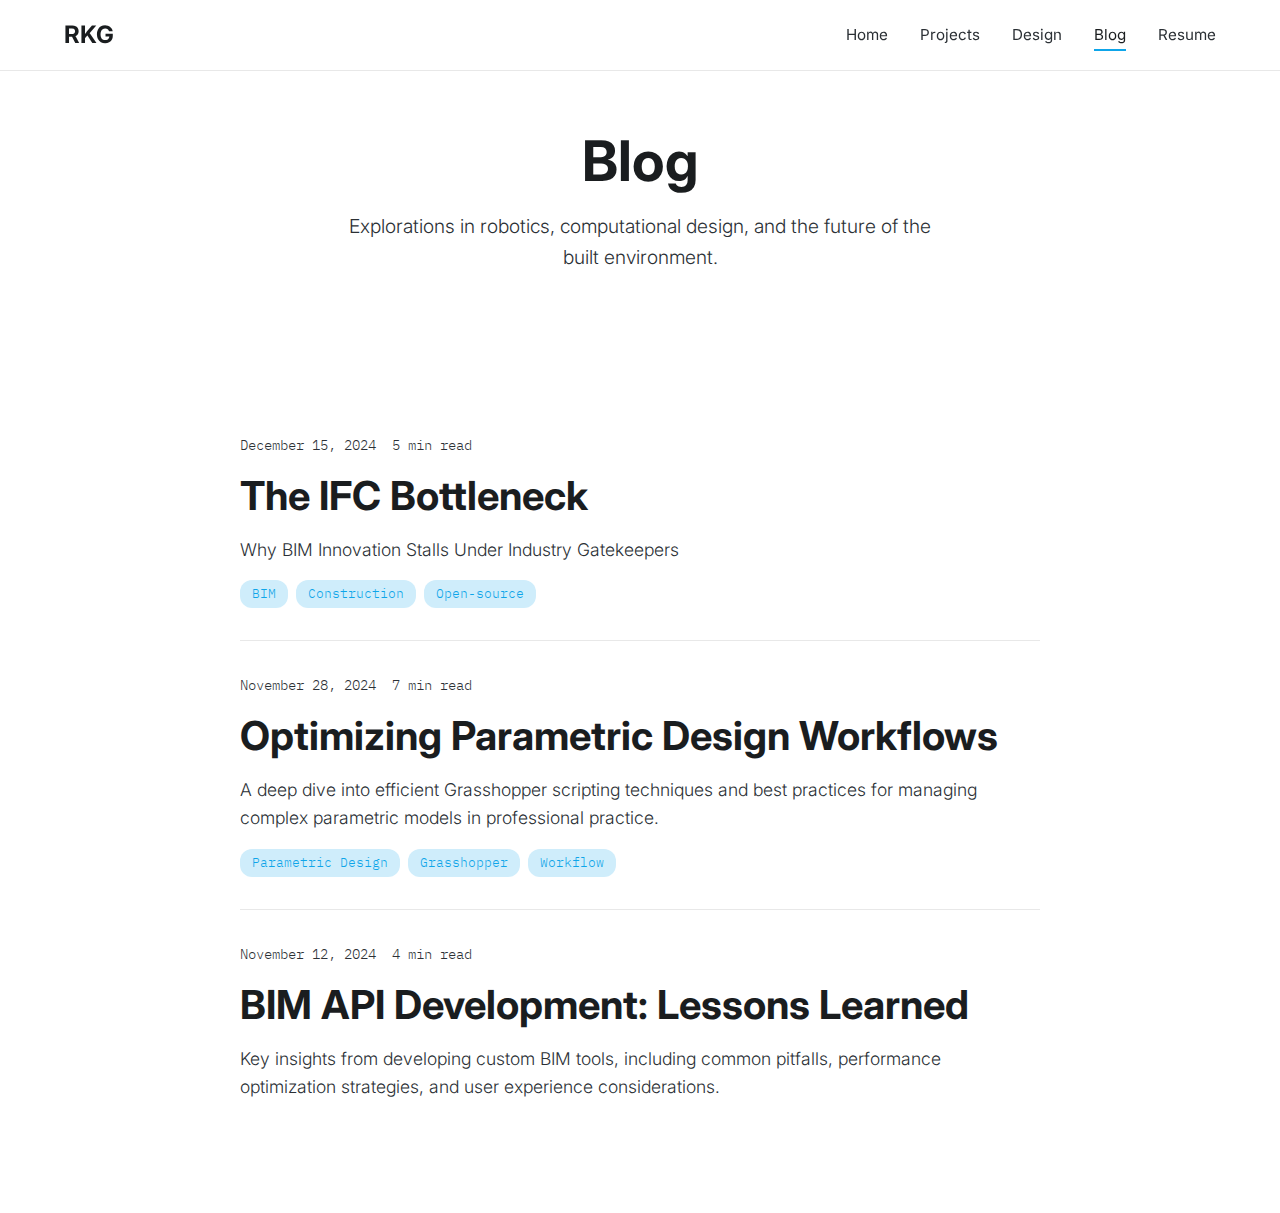
<file: blog.html>
<!DOCTYPE html>
<html lang="en">
<head>
    <meta charset="UTF-8">
    <meta name="viewport" content="width=device-width, initial-scale=1.0">
    <title>Blog — Vrinda Agarwal</title>
    <meta name="description" content="Thoughts on robotics, BIM development, parametric design, and computational architecture.">
    
    <!-- Fonts -->
    <link rel="preconnect" href="https://fonts.googleapis.com">
    <link rel="preconnect" href="https://fonts.gstatic.com" crossorigin>
    <link href="https://fonts.googleapis.com/css2?family=Inter:wght@300;400;700&family=IBM+Plex+Mono:wght@300&display=swap" rel="stylesheet">
    
    <!-- Styles -->
    <link rel="stylesheet" href="css/reset.css">
    <link rel="stylesheet" href="css/style.css">
    <link rel="stylesheet" href="css/responsive.css">
</head>
<body>
    <!-- Navigation -->
    <nav class="nav-sticky">
        <div class="nav-container">
            <a href="index.html" class="nav-logo">RKG</a>
            <div class="nav-links">
                <a href="index.html" class="nav-link">Home</a>
                <a href="projects.html" class="nav-link">Projects</a>
                <a href="design.html" class="nav-link">Design</a>
                <a href="blog.html" class="nav-link active">Blog</a>
                <a href="resume.html" class="nav-link">Resume</a>
            </div>
            <button class="nav-toggle" aria-label="Toggle navigation">
                <span class="hamburger-line"></span>
                <span class="hamburger-line"></span>
                <span class="hamburger-line"></span>
            </button>
        </div>
    </nav>

    <!-- Page Header -->
    <section class="page-header">
        <div class="container">
            <h1 class="page-title">Blog</h1>
            <p class="page-subtitle">Explorations in robotics, computational design, and the future of the built environment.</p>
        </div>
    </section>

    <!-- Blog Posts List -->
    <section class="blog-main">
        <div class="container">
            <div class="blog-grid">
                <!-- Blog Post 1 -->
                <article class="blog-post-card">
                    <div class="blog-post-meta">
                        <time class="blog-date">December 15, 2024</time>
                        <span class="blog-read-time">5 min read</span>
                    </div>
                    <h2 class="blog-post-title">
                        <a href="posts/ifc-bottleneck-blog.html">The IFC Bottleneck</a>
                    </h2>
                    <p class="blog-post-excerpt">
                        Why BIM Innovation Stalls Under Industry Gatekeepers
                    </p>
                    <div class="blog-post-tags">
                        <span class="blog-tag">BIM</span>
                        <span class="blog-tag">Construction</span>
                        <span class="blog-tag">Open-source</span>
                    </div>
                </article>

                <!-- Blog Post 2 -->
                <article class="blog-post-card">
                    <div class="blog-post-meta">
                        <time class="blog-date">November 28, 2024</time>
                        <span class="blog-read-time">7 min read</span>
                    </div>
                    <h2 class="blog-post-title">
                        <a href="blog/parametric-design-workflows.html">Optimizing Parametric Design Workflows</a>
                    </h2>
                    <p class="blog-post-excerpt">
                        A deep dive into efficient Grasshopper scripting techniques and best practices for managing complex parametric models in professional practice.
                    </p>
                    <div class="blog-post-tags">
                        <span class="blog-tag">Parametric Design</span>
                        <span class="blog-tag">Grasshopper</span>
                        <span class="blog-tag">Workflow</span>
                    </div>
                </article>

                <!-- Blog Post 3 -->
                <article class="blog-post-card">
                    <div class="blog-post-meta">
                        <time class="blog-date">November 12, 2024</time>
                        <span class="blog-read-time">4 min read</span>
                    </div>
                    <h2 class="blog-post-title">
                        <a href="blog/bim-api-development-tips.html">BIM API Development: Lessons Learned</a>
                    </h2>
                    <p class="blog-post-excerpt">
                        Key insights from developing custom BIM tools, including common pitfalls, performance optimization strategies, and user experience considerations.
                    </p>
                    <div class="blog-post-tags
</file>
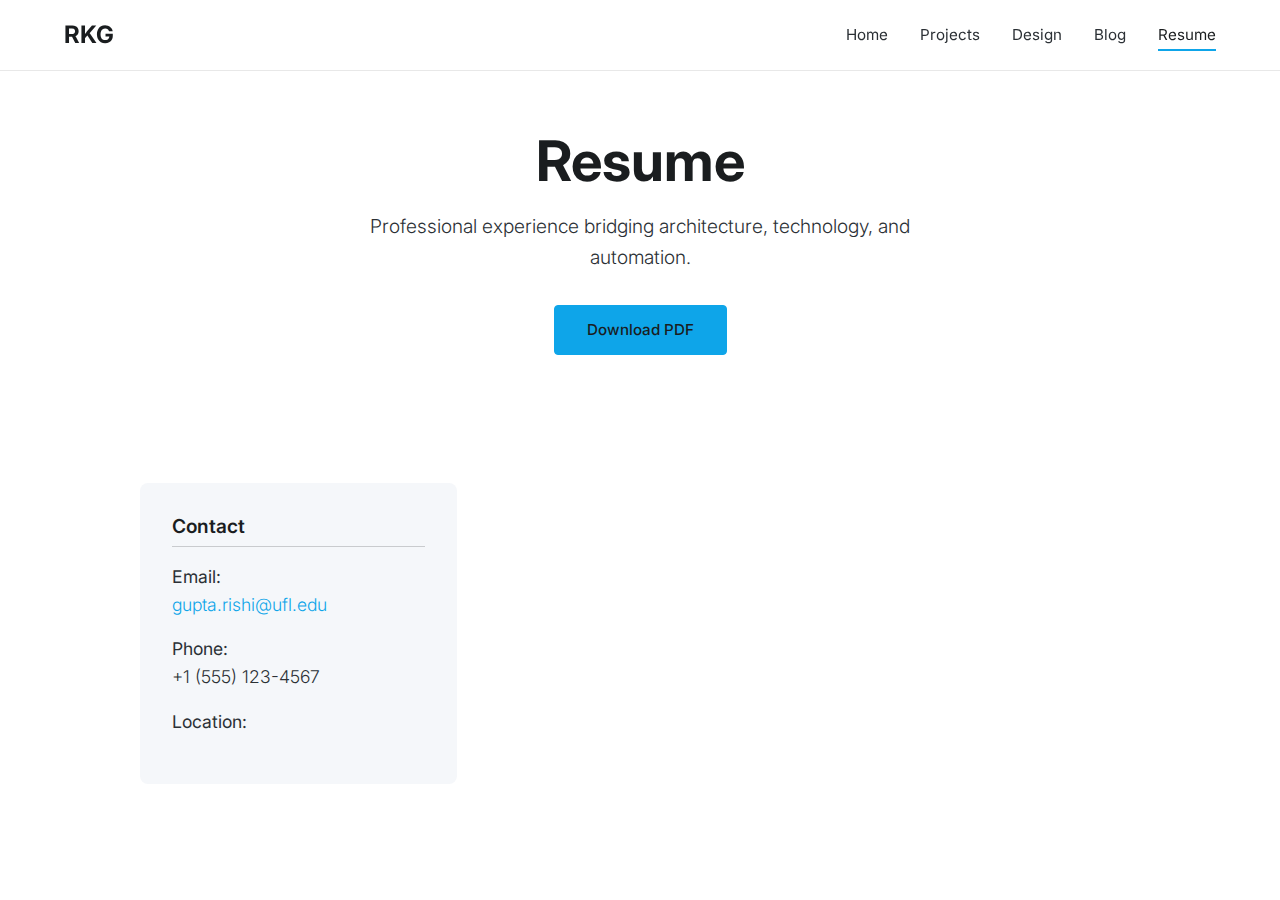
<file: resume.html>
<!DOCTYPE html>
<html lang="en">
<head>
    <meta charset="UTF-8">
    <meta name="viewport" content="width=device-width, initial-scale=1.0">
    <title>Resume — Vrinda Agarwal</title>
    <meta name="description" content="Professional experience and qualifications of Vrinda Agarwal, Robotics & BIM Developer.">
    
    <!-- Fonts -->
    <link rel="preconnect" href="https://fonts.googleapis.com">
    <link rel="preconnect" href="https://fonts.gstatic.com" crossorigin>
    <link href="https://fonts.googleapis.com/css2?family=Inter:wght@300;400;700&family=IBM+Plex+Mono:wght@300&display=swap" rel="stylesheet">
    
    <!-- Styles -->
    <link rel="stylesheet" href="css/reset.css">
    <link rel="stylesheet" href="css/style.css">
    <link rel="stylesheet" href="css/responsive.css">
</head>
<body>
    <!-- Navigation -->
    <nav class="nav-sticky">
        <div class="nav-container">
            <a href="index.html" class="nav-logo">RKG</a>
            <div class="nav-links">
                <a href="index.html" class="nav-link">Home</a>
                <a href="projects.html" class="nav-link">Projects</a>
                <a href="design.html" class="nav-link">Design</a>
                <a href="blog.html" class="nav-link">Blog</a>
                <a href="resume.html" class="nav-link active">Resume</a>
            </div>
            <button class="nav-toggle" aria-label="Toggle navigation">
                <span class="hamburger-line"></span>
                <span class="hamburger-line"></span>
                <span class="hamburger-line"></span>
            </button>
        </div>
    </nav>

    <!-- Page Header -->
    <section class="page-header">
        <div class="container">
            <h1 class="page-title">Resume</h1>
            <p class="page-subtitle">Professional experience bridging architecture, technology, and automation.</p>
            <div class="download-resume">
                <a href="assets/vrinda-agarwal-resume.pdf" class="btn-primary" download>Download PDF</a>
            </div>
        </div>
    </section>

    <!-- Resume Content -->
    <section class="resume-main">
        <div class="container">
            <div class="resume-layout">
                <!-- Sidebar -->
                <div class="resume-sidebar">
                    <!-- Contact Information -->
                    <div class="resume-section">
                        <h3 class="resume-section-title">Contact</h3>
                        <div class="contact-info">
                            <p><strong>Email:</strong><br>
                            <a href="mailto:gupta.rishi@ufl.edu">gupta.rishi@ufl.edu</a></p>
                            
                            <p><strong>Phone:</strong><br>
                            +1 (555) 123-4567</p>
                            
                            <p><strong>Location:</strong>
</file>
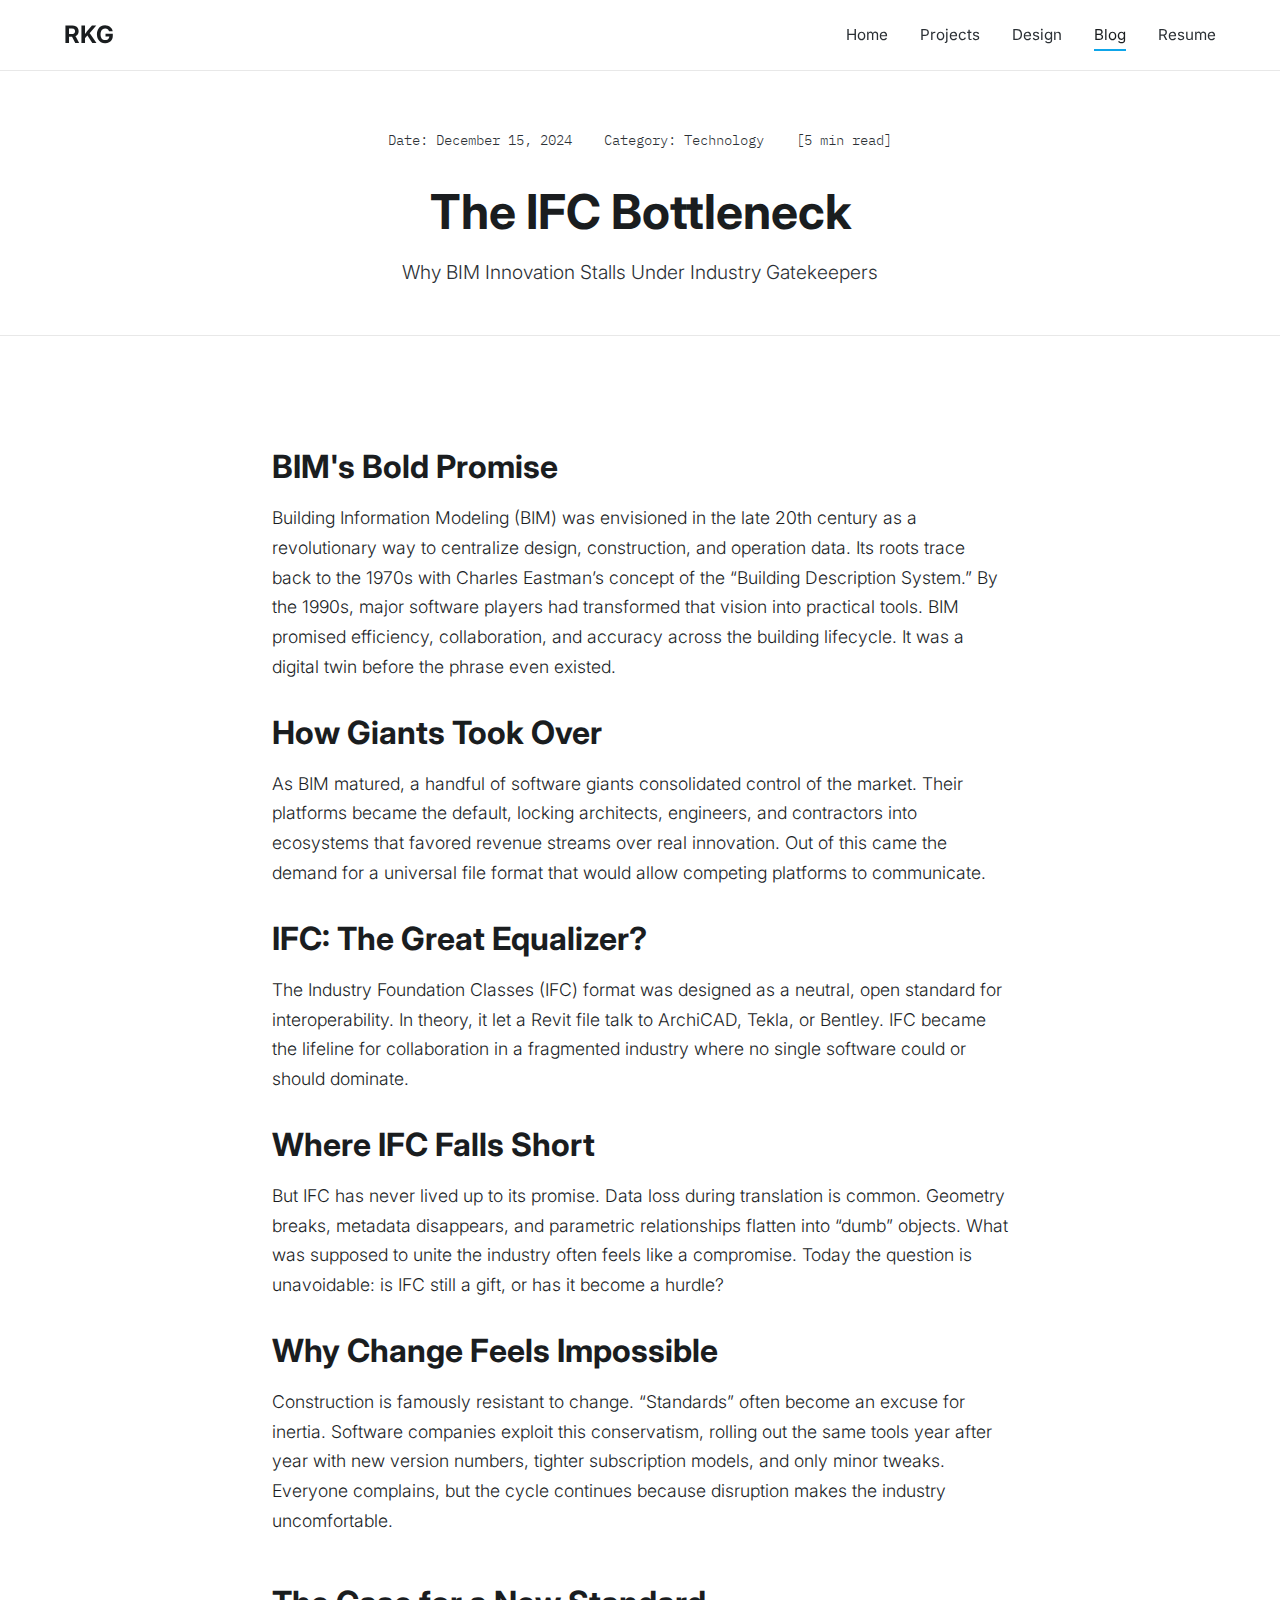
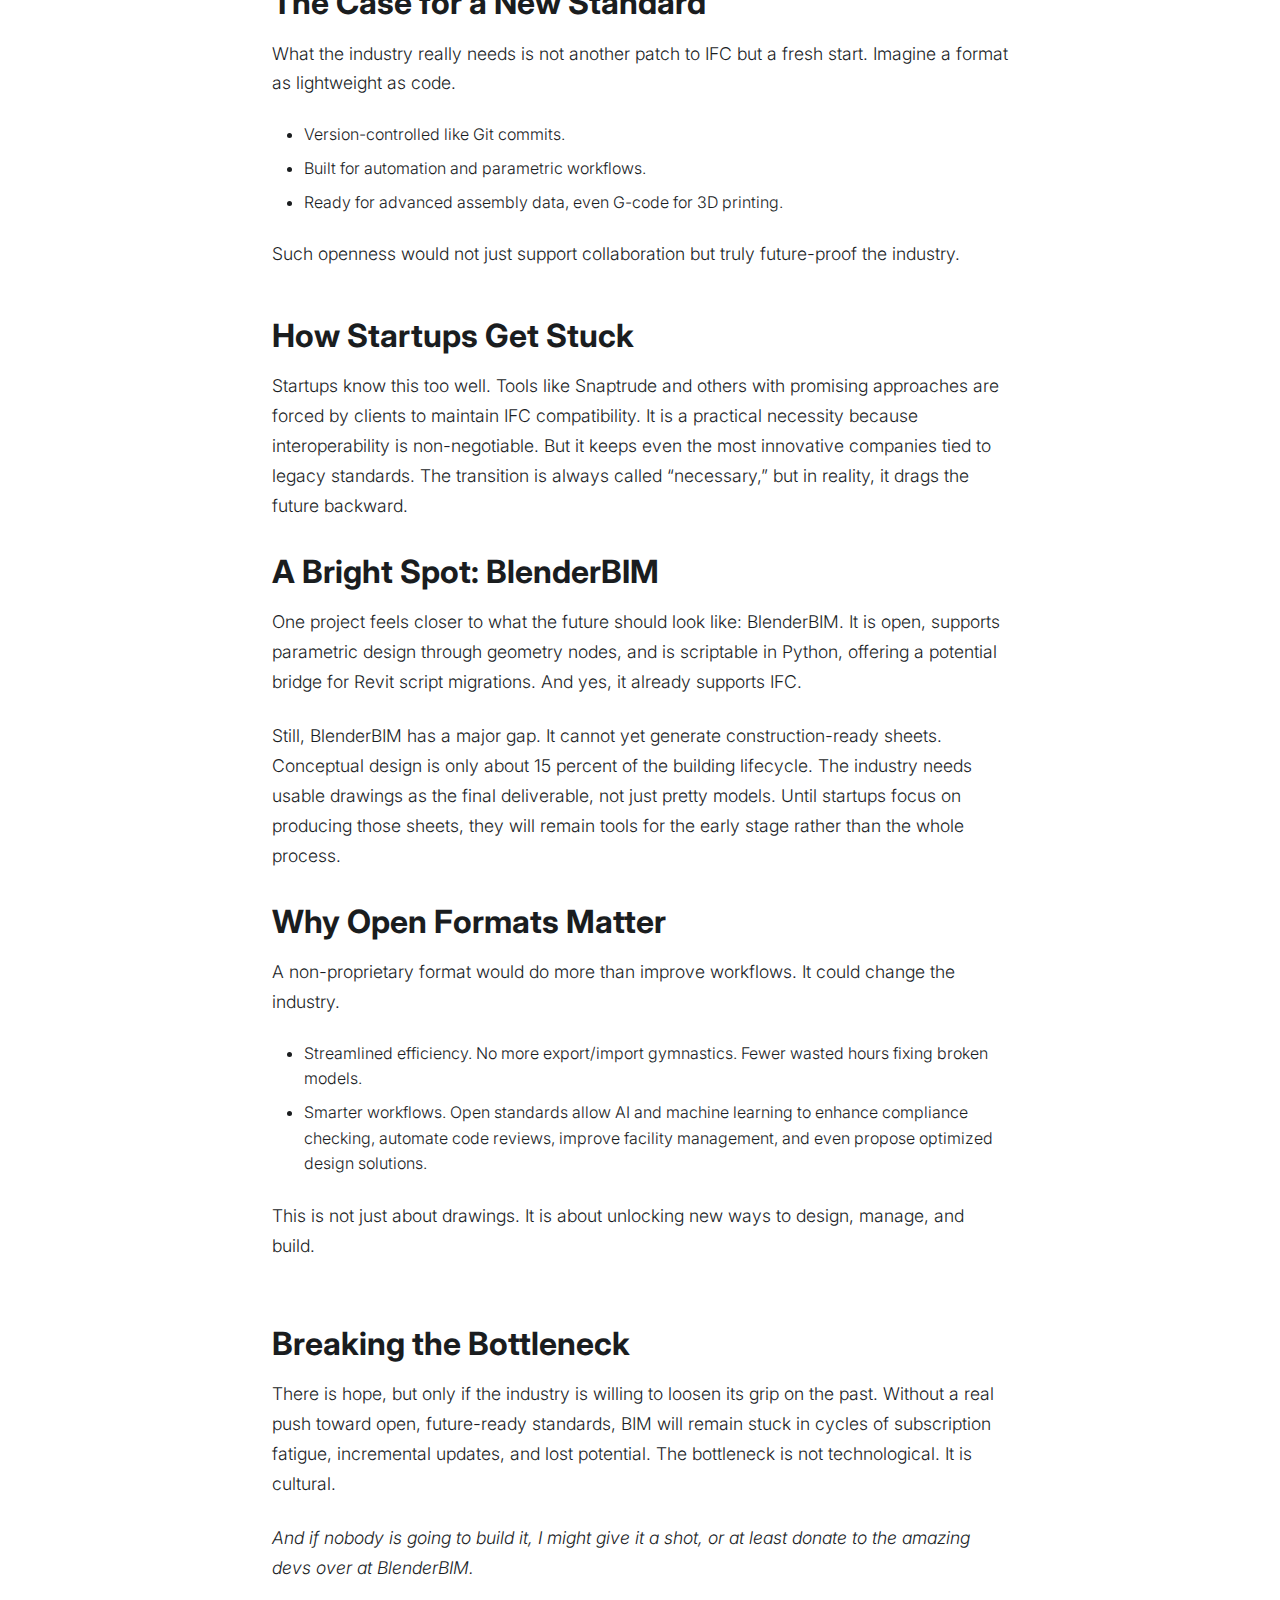
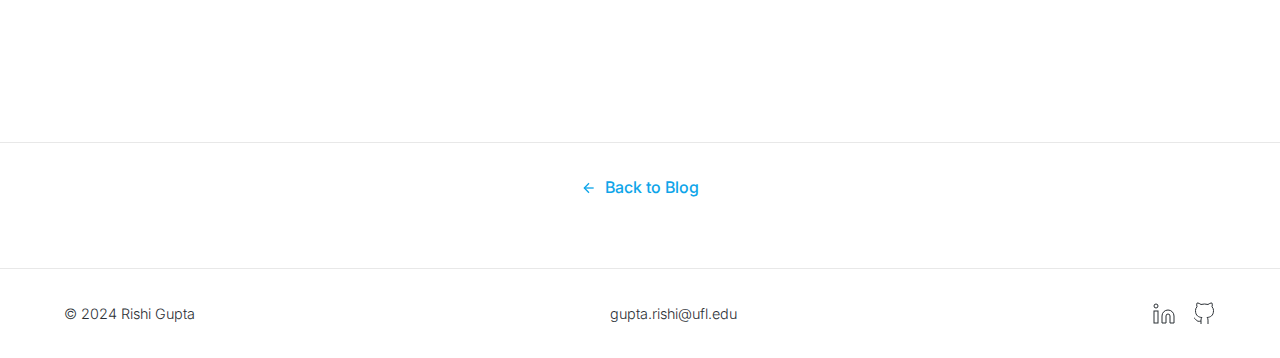
<file: posts/ifc-bottleneck-blog.html>
<!DOCTYPE html>

<html lang="en">
<head>
<meta charset="utf-8"/>
<meta content="width=device-width, initial-scale=1.0" name="viewport"/>
<title>[Post Title] — Rishi Gupta</title>
<meta content="[Post description]" name="description"/>
<!-- Fonts -->
<link href="https://fonts.googleapis.com" rel="preconnect"/>
<link crossorigin="" href="https://fonts.gstatic.com" rel="preconnect"/>
<link href="https://fonts.googleapis.com/css2?family=Inter:wght@300;400;700&amp;family=IBM+Plex+Mono:wght@300&amp;display=swap" rel="stylesheet"/>
<!-- Styles -->
<link href="../css/reset.css" rel="stylesheet"/>
<link href="../css/style.css" rel="stylesheet"/>
<link href="../css/responsive.css" rel="stylesheet"/>
</head>
<body>
<!-- Navigation -->
<nav class="nav-sticky">
<div class="nav-container">
<a class="nav-logo" href="../index.html">RKG</a>
<div class="nav-links">
<a class="nav-link" href="../index.html">Home</a>
<a class="nav-link" href="../projects.html">Projects</a>
<a class="nav-link" href="../design.html">Design</a>
<a class="nav-link active" href="../blog.html">Blog</a>
<a class="nav-link" href="../resume.html">Resume</a>
</div>
<button aria-label="Toggle navigation" class="nav-toggle">
<span class="hamburger-line"></span>
<span class="hamburger-line"></span>
<span class="hamburger-line"></span>
</button>
</div>
</nav>
<!-- Post Header -->
<header class="post-header">
<div class="post-container">
<div class="post-meta">
<span class="post-date">Date: December 15, 2024</span>
<span class="post-category">Category: Technology</span>
<span class="post-read-time">[5 min read]</span>
</div>
<h1 class="post-title">The IFC Bottleneck</h1>
<p class="post-subtitle">Why BIM Innovation Stalls Under Industry Gatekeepers</p>
</div>
</header>
<!-- Post Content -->
<main class="post-content">
<div class="post-container">
<h2>BIM's Bold Promise</h2>
<p>Building Information Modeling (BIM) was envisioned in the late 20th century as a revolutionary way to centralize design, construction, and operation data. Its roots trace back to the 1970s with Charles Eastman’s concept of the “Building Description System.” By the 1990s, major software players had transformed that vision into practical tools. BIM promised efficiency, collaboration, and accuracy across the building lifecycle. It was a digital twin before the phrase even existed.</p>
<h2>How Giants Took Over</h2>
<p>As BIM matured, a handful of software giants consolidated control of the market. Their platforms became the default, locking architects, engineers, and contractors into ecosystems that favored revenue streams over real innovation. Out of this came the demand for a universal file format that would allow competing platforms to communicate.</p>
<h2>IFC: The Great Equalizer?</h2>
<p>The Industry Foundation Classes (IFC) format was designed as a neutral, open standard for interoperability. In theory, it let a Revit file talk to ArchiCAD, Tekla, or Bentley. IFC became the lifeline for collaboration in a fragmented industry where no single software could or should dominate.</p>
<h2>Where IFC Falls Short</h2>
<p>But IFC has never lived up to its promise. Data loss during translation is common. Geometry breaks, metadata disappears, and parametric relationships flatten into “dumb” objects. What was supposed to unite the industry often feels like a compromise. Today the question is unavoidable: is IFC still a gift, or has it become a hurdle?</p>
<h2>Why Change Feels Impossible</h2>
<p>Construction is famously resistant to change. “Standards” often become an excuse for inertia. Software companies exploit this conservatism, rolling out the same tools year after year with new version numbers, tighter subscription models, and only minor tweaks. Everyone complains, but the cycle continues because disruption makes the industry uncomfortable.</p>
<div class="post-section-margin">
<h2>The Case for a New Standard</h2>
<p>What the industry really needs is not another patch to IFC but a fresh start. Imagine a format as lightweight as code.</p>
<ul>
<li>Version-controlled like Git commits.</li>
<li>Built for automation and parametric workflows.</li>
<li>Ready for advanced assembly data, even G-code for 3D printing.</li>
</ul>
<p>Such openness would not just support collaboration but truly future-proof the industry.</p>
</div>
<h2>How Startups Get Stuck</h2>
<p>Startups know this too well. Tools like Snaptrude and others with promising approaches are forced by clients to maintain IFC compatibility. It is a practical necessity because interoperability is non-negotiable. But it keeps even the most innovative companies tied to legacy standards. The transition is always called “necessary,” but in reality, it drags the future backward.</p>
<h2>A Bright Spot: BlenderBIM</h2>
<p>One project feels closer to what the future should look like: BlenderBIM. It is open, supports parametric design through geometry nodes, and is scriptable in Python, offering a potential bridge for Revit script migrations. And yes, it already supports IFC.</p>
<p>Still, BlenderBIM has a major gap. It cannot yet generate construction-ready sheets. Conceptual design is only about 15 percent of the building lifecycle. The industry needs usable drawings as the final deliverable, not just pretty models. Until startups focus on producing those sheets, they will remain tools for the early stage rather than the whole process.</p>
<h2>Why Open Formats Matter</h2>
<p>A non-proprietary format would do more than improve workflows. It could change the industry.</p>
<ul>
<li>Streamlined efficiency. No more export/import gymnastics. Fewer wasted hours fixing broken models.</li>
<li>Smarter workflows. Open standards allow AI and machine learning to enhance compliance checking, automate code reviews, improve facility management, and even propose optimized design solutions.</li>
</ul>
<p>This is not just about drawings. It is about unlocking new ways to design, manage, and build.</p>
<div class="post-large-margin">
<h2>Breaking the Bottleneck</h2>
<p>There is hope, but only if the industry is willing to loosen its grip on the past. Without a real push toward open, future-ready standards, BIM will remain stuck in cycles of subscription fatigue, incremental updates, and lost potential. The bottleneck is not technological. It is cultural.</p>
<p><em>And if nobody is going to build it, I might give it a shot, or at least donate to the amazing devs over at BlenderBIM.</em></p>
</div>
</div>
</main>
<!-- Back to Blog -->
<div class="back-to-blog">
<div class="post-container">
<a href="../blog.html">
<svg fill="none" height="16" stroke="currentColor" stroke-width="2" viewbox="0 0 24 24" width="16">
<path d="M19 12H5"></path>
<path d="M12 19l-7-7 7-7"></path>
</svg>
                Back to Blog
            </a>
</div>
</div>
<!-- Footer -->
<footer class="footer">
<div class="container">
<div class="footer-content">
<p class="footer-copyright">© 2024 Rishi Gupta</p>
<div class="footer-contact">
<a class="footer-email" href="mailto:gupta.rishi@ufl.edu">gupta.rishi@ufl.edu</a>
</div>
<div class="footer-social">
<a aria-label="LinkedIn" class="social-link" href="https://www.linkedin.com/in/ar-rishi-gupta/">
<svg fill="none" stroke="currentColor" stroke-width="1" viewbox="0 0 24 24">
<path d="M16 8a6 6 0 0 1 6 6v7h-4v-7a2 2 0 0 0-2-2 2 2 0 0 0-2 2v7h-4v-7a6 6 0 0 1 6-6z"></path>
<rect height="12" width="4" x="2" y="9"></rect>
<circle cx="4" cy="4" r="2"></circle>
</svg>
</a>
<a aria-label="GitHub" class="social-link" href="https://github.com/Rishi-rkg">
<svg fill="none" stroke="currentColor" stroke-width="1" viewbox="0 0 24 24">
<path d="M9 19c-5 1.5-5-2.5-7-3m14 6v-3.87a3.37 3.37 0 0 0-.94-2.61c3.14-.35 6.44-1.54 6.44-7A5.44 5.44 0 0 0 20 4.77 5.07 5.07 0 0 0 19.91 1S18.73.65 16 2.48a13.38 13.38 0 0 0-7 0C6.27.65 5.09 1 5.09 1A5.07 5.07 0 0 0 5 4.77a5.44 5.44 0 0 0-1.5 3.78c0 5.42 3.3 6.61 6.44 7A3.37 3.37 0 0 0 9 18.13V22"></path>
</svg>
</a>
</div>
</div>
</div>
</footer>
<!-- Scripts -->
<script src="../js/main.js"></script>
<script src="../js/animations.js"></script>
</body>
</html>
</file>
<file: css/style.css>
/* ==========================================================================
   CSS Variables & Base Styles
   ========================================================================== */

:root {
    /* Colors */
    --color-bg-primary: #FFFFFF;
    --color-bg-secondary: #F5F7FA;
    --color-text-primary: #1A1D1F;
    --color-text-secondary: #2B3035;
    --color-accent-blue: #0EA5E9;
    --color-accent-green: #16A34A;
    
    /* Typography */
    --font-primary: 'Inter', -apple-system, BlinkMacSystemFont, sans-serif;
    --font-mono: 'IBM Plex Mono', 'Courier New', monospace;
    
    /* Spacing */
    --container-max-width: 1200px;
    --section-padding: 4rem 0;
    --grid-gap: 2rem;
    
    /* Transitions */
    --transition-fast: 0.2s ease;
    --transition-medium: 0.3s ease;
    --transition-slow: 0.5s ease;
    
    /* Shadows */
    --shadow-subtle: 0 2px 8px rgba(0, 0, 0, 0.1);
    --shadow-hover: 0 4px 16px rgba(0, 0, 0, 0.15);
    --glow-blue: 0 0 8px rgba(14, 165, 233, 0.5);
}

* {
    margin: 0;
    padding: 0;
    box-sizing: border-box;
}

html {
    scroll-behavior: smooth;
    font-size: 16px;
}

body {
    font-family: var(--font-primary);
    background-color: var(--color-bg-primary);
    color: var(--color-text-primary);
    line-height: 1.6;
    font-weight: 300;
    overflow-x: hidden;
}

/* ==========================================================================
   Typography
   ========================================================================== */

h1, h2, h3, h4, h5, h6 {
    font-weight: 700;
    line-height: 1.2;
    margin-bottom: 1rem;
}

h1 { font-size: clamp(2rem, 5vw, 3.5rem); }
h2 { font-size: clamp(1.5rem, 4vw, 2.5rem); }
h3 { font-size: clamp(1.2rem, 3vw, 1.8rem); }

p {
    margin-bottom: 1rem;
    font-size: clamp(1rem, 2vw, 1.1rem);
}

a {
    color: var(--color-text-primary);
    text-decoration: none;
    transition: all var(--transition-fast);
}

a:hover {
    color: var(--color-accent-blue);
}

/* ==========================================================================
   Layout Components
   ========================================================================== */

.container {
    max-width: var(--container-max-width);
    margin: 0 auto;
    padding: 0 1.5rem;
}

.section-title {
    text-align: center;
    margin-bottom: 3rem;
    color: var(--color-text-primary);
    font-weight: 700;
}

/* ==========================================================================
   Navigation
   ========================================================================== */

.nav-sticky {
    position: fixed;
    top: 0;
    left: 0;
    width: 100%;
    background-color: rgba(255, 255, 255, 0.95);
    backdrop-filter: blur(10px);
    z-index: 1000;
    border-bottom: 1px solid rgba(26, 29, 31, 0.1);
}

.nav-container {
    max-width: var(--container-max-width);
    margin: 0 auto;
    padding: 1rem 1.5rem;
    display: flex;
    justify-content: space-between;
    align-items: center;
}

.nav-logo {
    font-size: 1.5rem;
    font-weight: 700;
    color: var(--color-text-primary);
}

.nav-links {
    display: flex;
    gap: 2rem;
    align-items: center;
}

.nav-link {
    font-size: 0.95rem;
    font-weight: 400;
    color: var(--color-text-secondary);
    position: relative;
    transition: color var(--transition-fast);
}

.nav-link:hover,
.nav-link.active {
    color: var(--color-text-primary);
}

.nav-link::after {
    content: '';
    position: absolute;
    bottom: -4px;
    left: 0;
    width: 0;
    height: 2px;
    background-color: var(--color-accent-blue);
    transition: width var(--transition-medium);
}

.nav-link:hover::after,
.nav-link.active::after {
    width: 100%;
}

.nav-toggle {
    display: none;
    background: none;
    border: none;
    flex-direction: column;
    cursor: pointer;
    gap: 4px;
}

.hamburger-line {
    width: 24px;
    height: 2px;
    background-color: var(--color-text-primary);
    transition: all var(--transition-fast);
}

/* ==========================================================================
   Hero Section
   ========================================================================== */

.hero {
    min-height: 100vh;
    display: flex;
    align-items: center;
    position: relative;
    overflow: hidden;
}

.hero-container {
    width: 100%;
    max-width: var(--container-max-width);
    margin: 0 auto;
    padding: 0 1.5rem;
    position: relative;
    z-index: 2;
}

.hero-content {
    text-align: center;
    animation: fadeInUp 1s ease-out;
}

.hero-title {
    margin-bottom: 1.5rem;
}

.hero-name {
    display: block;
    font-size: clamp(2.5rem, 6vw, 4rem);
    font-weight: 700;
    color: var(--color-text-primary);
    margin-bottom: 0.5rem;
}

.hero-tagline {
    display: block;
    font-size: clamp(1.2rem, 3vw, 1.8rem);
    font-weight: 300;
    color: var(--color-accent-blue);
}

.hero-subtitle {
    font-size: clamp(1rem, 2.5vw, 1.2rem);
    color: var(--color-text-secondary);
    max-width: 600px;
    margin: 0 auto;
    line-height: 1.5;
}

.hero-background {
    position: absolute;
    top: 0;
    left: 0;
    width: 100%;
    height: 100%;
    background: 
        radial-gradient(circle at 20% 80%, rgba(14, 165, 233, 0.1) 0%, transparent 50%),
        radial-gradient(circle at 80% 20%, rgba(22, 163, 74, 0.1) 0%, transparent 50%);
    z-index: 1;
}

/* ==========================================================================
   Featured Projects
   ========================================================================== */

.featured-projects {
    padding: var(--section-padding);
}

.projects-grid {
    display: grid;
    grid-template-columns: repeat(auto-fit, minmax(300px, 1fr));
    gap: var(--grid-gap);
    margin-bottom: 3rem;
}

.project-card {
    background-color: var(--color-bg-secondary);
    border-radius: 8px;
    overflow: hidden;
    box-shadow: var(--shadow-subtle);
    transition: all var(--transition-medium);
    cursor: pointer;
}

.project-card:hover {
    transform: translateY(-4px);
    box-shadow: var(--shadow-hover);
}

.project-image {
    width: 100%;
    height: 200px;
    overflow: hidden;
    position: relative;
}

.project-image img {
    width: 100%;
    height: 100%;
    object-fit: cover;
    filter: grayscale(100%);
    transition: filter var(--transition-medium);
}

.project-card:hover .project-image img {
    filter: grayscale(0%);
}

.project-info {
    padding: 1.5rem;
}

.project-title {
    font-size: 1.2rem;
    font-weight: 600;
    margin-bottom: 0.5rem;
    color: var(--color-text-primary);
}

.project-tag {
    font-size: 0.9rem;
    font-family: var(--font-mono);
    color: var(--color-text-secondary);
    margin: 0;
}

.featured-cta {
    text-align: center;
}

/* ==========================================================================
   Quick Links
   ========================================================================== */

.quick-links {
    padding: var(--section-padding);
    background-color: var(--color-bg-secondary);
}

.links-grid {
    display: grid;
    grid-template-columns: repeat(auto-fit, minmax(200px, 1fr));
    gap: var(--grid-gap);
    max-width: 600px;
    margin: 0 auto;
}

.quick-link {
    display: flex;
    flex-direction: column;
    align-items: center;
    padding: 2rem;
    background-color: var(--color-bg-primary);
    border-radius: 8px;
    border: 1px solid rgba(26, 29, 31, 0.1);
    transition: all var(--transition-medium);
    text-align: center;
}

.quick-link:hover {
    border-color: var(--color-accent-blue);
    box-shadow: var(--glow-blue);
    transform: translateY(-2px);
}

.quick-link-icon {
    width: 48px;
    height: 48px;
    margin-bottom: 1rem;
    color: var(--color-text-secondary);
    transition: color var(--transition-fast);
}

.quick-link:hover .quick-link-icon {
    color: var(--color-accent-blue);
}

.quick-link-icon svg {
    width: 100%;
    height: 100%;
}

.quick-link-label {
    font-size: 1rem;
    font-weight: 500;
    color: var(--color-text-primary);
}

/* ==========================================================================
   Buttons
   ========================================================================== */

.btn-primary,
.btn-secondary {
    display: inline-block;
    padding: 0.75rem 2rem;
    border-radius: 4px;
    font-size: 0.95rem;
    font-weight: 500;
    text-align: center;
    transition: all var(--transition-fast);
    cursor: pointer;
    border: 1px solid;
}

.btn-primary {
    background-color: var(--color-accent-blue);
    color: var(--color-text-primary);
    border-color: var(--color-accent-blue);
}

.btn-primary:hover {
    background-color: transparent;
    box-shadow: var(--glow-blue);
}

.btn-secondary {
    background-color: transparent;
    color: var(--color-accent-blue);
    border-color: var(--color-accent-blue);
}

.btn-secondary:hover {
    background-color: var(--color-accent-blue);
    color: var(--color-text-primary);
    box-shadow: var(--glow-blue);
}

/* ==========================================================================
   Footer
   ========================================================================== */

.footer {
    padding: 2rem 0;
    border-top: 1px solid rgba(26, 29, 31, 0.1);
    margin-top: 4rem;
}

.footer-content {
    display: flex;
    justify-content: space-between;
    align-items: center;
    flex-wrap: wrap;
    gap: 1rem;
}

.footer-copyright {
    font-size: 0.9rem;
    color: var(--color-text-secondary);
    margin: 0;
}

.footer-email {
    font-size: 0.9rem;
    color: var(--color-text-secondary);
}

.footer-email:hover {
    color: var(--color-accent-blue);
}

.footer-social {
    display: flex;
    gap: 1rem;
}

.social-link {
    width: 24px;
    height: 24px;
    color: var(--color-text-secondary);
    transition: color var(--transition-fast);
}

.social-link:hover {
    color: var(--color-accent-blue);
}

.social-link svg {
    width: 100%;
    height: 100%;
}

/* ==========================================================================
   Animations
   ========================================================================== */

@keyframes fadeInUp {
    from {
        opacity: 0;
        transform: translateY(30px);
    }
    to {
        opacity: 1;
        transform: translateY(0);
    }
}

/* ==========================================================================
   Page Headers
   ========================================================================== */

.page-header {
    padding: 8rem 0 4rem;
    text-align: center;
}

.page-title {
    font-size: clamp(2.5rem, 5vw, 3.5rem);
    font-weight: 700;
    margin-bottom: 1rem;
    color: var(--color-text-primary);
}

.page-subtitle {
    font-size: clamp(1rem, 2.5vw, 1.2rem);
    color: var(--color-text-secondary);
    max-width: 600px;
    margin: 0 auto;
}

/* ==========================================================================
   Projects Page Styles
   ========================================================================== */

.project-filters {
    padding: 2rem 0;
    background-color: var(--color-bg-secondary);
}

.filter-tags {
    display: flex;
    justify-content: center;
    gap: 1rem;
    flex-wrap: wrap;
}

.filter-tag {
    padding: 0.5rem 1.5rem;
    background: transparent;
    border: 1px solid var(--color-text-secondary);
    color: var(--color-text-secondary);
    border-radius: 20px;
    cursor: pointer;
    transition: all var(--transition-fast);
    font-size: 0.9rem;
}

.filter-tag:hover,
.filter-tag.active {
    border-color: var(--color-accent-blue);
    color: var(--color-accent-blue);
    background-color: rgba(14, 165, 233, 0.1);
}

.projects-main {
    padding: var(--section-padding);
}

.projects-grid-main {
    display: grid;
    grid-template-columns: repeat(auto-fit, minmax(350px, 1fr));
    gap: var(--grid-gap);
}

.project-card-main {
    background-color: var(--color-bg-secondary);
    border-radius: 8px;
    overflow: hidden;
    box-shadow: var(--shadow-subtle);
    transition: all var(--transition-medium);
}

.project-card-main:hover {
    transform: translateY(-4px);
    box-shadow: var(--shadow-hover);
}

.project-image-main {
    width: 100%;
    height: 250px;
    overflow: hidden;
    position: relative;
}

.project-image-main img {
    width: 100%;
    height: 100%;
    object-fit: cover;
    filter: grayscale(100%);
    transition: filter var(--transition-medium);
}

.project-card-main:hover .project-image-main img {
    filter: grayscale(0%);
}

.project-overlay {
    position: absolute;
    top: 0;
    left: 0;
    width: 100%;
    height: 100%;
    background-color: rgba(0, 0, 0, 0.7);
    display: flex;
    align-items: center;
    justify-content: center;
    opacity: 0;
    transition: opacity var(--transition-medium);
}

.project-card-main:hover .project-overlay {
    opacity: 1;
}

.project-view-btn {
    padding: 0.75rem 1.5rem;
    background: transparent;
    border: 1px solid var(--color-accent-blue);
    color: var(--color-accent-blue);
    border-radius: 4px;
    cursor: pointer;
    transition: all var(--transition-fast);
}

.project-view-btn:hover {
    background-color: var(--color-accent-blue);
    color: var(--color-text-primary);
}

.project-info-main {
    padding: 1.5rem;
}

.project-title-main {
    font-size: 1.3rem;
    font-weight: 600;
    margin-bottom: 0.75rem;
    color: var(--color-text-primary);
}

.project-description {
    font-size: 0.95rem;
    color: var(--color-text-secondary);
    margin-bottom: 1rem;
    line-height: 1.5;
}

.project-tags {
    display: flex;
    gap: 0.5rem;
    flex-wrap: wrap;
}

.tag {
    padding: 0.25rem 0.75rem;
    background-color: rgba(14, 165, 233, 0.2);
    color: var(--color-accent-blue);
    border-radius: 12px;
    font-size: 0.8rem;
    font-family: var(--font-mono);
}

.in-progress {
    padding: var(--section-padding);
    background-color: var(--color-bg-secondary);
}

.progress-grid {
    display: grid;
    grid-template-columns: repeat(auto-fit, minmax(250px, 1fr));
    gap: 1.5rem;
}

.progress-card {
    padding: 1.5rem;
    background-color: var(--color-bg-primary);
    border-radius: 8px;
    border: 1px solid rgba(26, 29, 31, 0.1);
}

.progress-title {
    font-size: 1.1rem;
    font-weight: 600;
    margin-bottom: 0.5rem;
    color: var(--color-text-primary);
}

.progress-description {
    font-size: 0.9rem;
    color: var(--color-text-secondary);
    margin-bottom: 1rem;
}

.progress-status {
    display: inline-block;
    padding: 0.25rem 0.75rem;
    background-color: rgba(22, 163, 74, 0.2);
    color: var(--color-accent-green);
    border-radius: 12px;
    font-size: 0.8rem;
    font-family: var(--font-mono);
}

/* ==========================================================================
   Design Page Styles
   ========================================================================== */

.design-filters {
    padding: 2rem 0;
    background-color: var(--color-bg-secondary);
}

.filter-tabs {
    display: flex;
    justify-content: center;
    gap: 0;
    border-radius: 8px;
    overflow: hidden;
    background-color: var(--color-bg-primary);
    width: fit-content;
    margin: 0 auto;
}

.filter-tab {
    padding: 0.75rem 1.5rem;
    background: transparent;
    border: none;
    color: var(--color-text-secondary);
    cursor: pointer;
    transition: all var(--transition-fast);
    font-size: 0.9rem;
    border-right: 1px solid rgba(26, 29, 31, 0.1);
}

.filter-tab:last-child {
    border-right: none;
}

.filter-tab:hover,
.filter-tab.active {
    background-color: var(--color-accent-blue);
    color: var(--color-text-primary);
}

.design-gallery {
    padding: var(--section-padding);
}

.masonry-grid {
    columns: 3;
    column-gap: var(--grid-gap);
}

.gallery-item {
    break-inside: avoid;
    margin-bottom: var(--grid-gap);
    position: relative;
    overflow: hidden;
    border-radius: 8px;
    cursor: pointer;
    transition: transform var(--transition-medium);
}

.gallery-item:hover {
    transform: scale(1.02);
}

.gallery-item img {
    width: 100%;
    height: auto;
    display: block;
    filter: grayscale(100%);
    transition: filter var(--transition-medium);
}

.gallery-item:hover img {
    filter: grayscale(0%);
}

.gallery-overlay {
    position: absolute;
    bottom: 0;
    left: 0;
    width: 100%;
    padding: 1rem;
    background: linear-gradient(transparent, rgba(0, 0, 0, 0.8));
    transform: translateY(100%);
    transition: transform var(--transition-medium);
}

.gallery-item:hover .gallery-overlay {
    transform: translateY(0);
}

.gallery-title {
    font-size: 1rem;
    font-weight: 600;
    color: var(--color-text-primary);
    margin-bottom: 0.25rem;
}

.gallery-category {
    font-size: 0.8rem;
    color: var(--color-text-secondary);
    font-family: var(--font-mono);
    margin: 0;
}

/* Lightbox */
.lightbox {
    display: none;
    position: fixed;
    top: 0;
    left: 0;
    width: 100%;
    height: 100%;
    background-color: rgba(0, 0, 0, 0.9);
    z-index: 2000;
}

.lightbox-content {
    position: relative;
    width: 100%;
    height: 100%;
    display: flex;
    align-items: center;
    justify-content: center;
}

.lightbox-close {
    position: absolute;
    top: 2rem;
    right: 2rem;
    background: none;
    border: none;
    color: var(--color-text-primary);
    font-size: 2rem;
    cursor: pointer;
    z-index: 2001;
}

#lightboxImage {
    max-width: 90%;
    max-height: 90%;
    object-fit: contain;
}

.lightbox-info {
    position: absolute;
    bottom: 2rem;
    left: 2rem;
    color: var(--color-text-primary);
}

.lightbox-prev,
.lightbox-next {
    position: absolute;
    top: 50%;
    transform: translateY(-50%);
    background: rgba(0, 0, 0, 0.5);
    border: none;
    color: var(--color-text-primary);
    font-size: 2rem;
    padding: 1rem;
    cursor: pointer;
    transition: background-color var(--transition-fast);
}

.lightbox-prev {
    left: 2rem;
}

.lightbox-next {
    right: 2rem;
}

.lightbox-prev:hover,
.lightbox-next:hover {
    background-color: rgba(0, 0, 0, 0.8);
}

/* ==========================================================================
   Blog Page Styles
   ========================================================================== */

.blog-main {
    padding: var(--section-padding);
}

.blog-grid {
    max-width: 800px;
    margin: 0 auto;
}

.blog-post-card {
    padding: 2rem 0;
    border-bottom: 1px solid rgba(26, 29, 31, 0.1);
}

.blog-post-card:last-child {
    border-bottom: none;
}

.blog-post-meta {
    display: flex;
    gap: 1rem;
    margin-bottom: 1rem;
    font-size: 0.9rem;
    color: var(--color-text-secondary);
    font-family: var(--font-mono);
}

.blog-post-title {
    margin-bottom: 1rem;
}

.blog-post-title a {
    color: var(--color-text-primary);
    transition: color var(--transition-fast);
}

.blog-post-title a:hover {
    color: var(--color-accent-blue);
}

.blog-post-excerpt {
    color: var(--color-text-secondary);
    line-height: 1.6;
    margin-bottom: 1rem;
}

.blog-post-tags {
    display: flex;
    gap: 0.5rem;
    flex-wrap: wrap;
}

.blog-tag {
    padding: 0.25rem 0.75rem;
    background-color: rgba(14, 165, 233, 0.2);
    color: var(--color-accent-blue);
    border-radius: 12px;
    font-size: 0.8rem;
    font-family: var(--font-mono);
}

/* ==========================================================================
   Resume Page Styles
   ========================================================================== */

.resume-main {
    padding: var(--section-padding);
}

.resume-layout {
    display: grid;
    grid-template-columns: 1fr 2fr;
    gap: 3rem;
    max-width: 1000px;
    margin: 0 auto;
}

.resume-sidebar {
    background-color: var(--color-bg-secondary);
    padding: 2rem;
    border-radius: 8px;
    height: fit-content;
}

.resume-section {
    margin-bottom: 2rem;
}

.resume-section:last-child {
    margin-bottom: 0;
}

.resume-section-title {
    font-size: 1.2rem;
    font-weight: 600;
    color: var(--color-text-primary);
    margin-bottom: 1rem;
    padding-bottom: 0.5rem;
    border-bottom: 1px solid rgba(26, 29, 31, 0.2);
}

.contact-info {
    font-size: 0.9rem;
    color: var(--color-text-secondary);
}

.contact-info a {
    color: var(--color-accent-blue);
}

.skills-list {
    list-style: none;
}

.skills-list li {
    padding: 0.25rem 0;
    color: var(--color-text-secondary);
    font-size: 0.9rem;
}

.resume-main-content {
    background-color: var(--color-bg-secondary);
    padding: 2rem;
    border-radius: 8px;
}

.timeline-item {
    position: relative;
    padding-left: 2rem;
    margin-bottom: 2rem;
    border-left: 2px solid rgba(26, 29, 31, 0.2);
}

.timeline-item::before {
    content: '';
    position: absolute;
    left: -6px;
    top: 0;
    width: 10px;
    height: 10px;
    border-radius: 50%;
    background-color: var(--color-accent-blue);
}

.timeline-date {
    font-size: 0.9rem;
    color: var(--color-text-secondary);
    font-family: var(--font-mono);
    margin-bottom: 0.5rem;
}

.timeline-title {
    font-size: 1.2rem;
    font-weight: 600;
    color: var(--color-text-primary);
    margin-bottom: 0.25rem;
}

.timeline-company {
    font-size: 1rem;
    color: var(--color-accent-blue);
    margin-bottom: 0.75rem;
}

.timeline-description {
    color: var(--color-text-secondary);
    line-height: 1.5;
}

.download-resume {
    text-align: center;
    margin-top: 2rem;
}

/* ==========================================================================
   Modal Styles
   ========================================================================== */

.project-modal {
    display: none;
    position: fixed;
    top: 0;
    left: 0;
    width: 100%;
    height: 100%;
    background-color: rgba(0, 0, 0, 0.8);
    z-index: 2000;
}

.modal-content {
    position: relative;
    top: 50%;
    left: 50%;
    transform: translate(-50%, -50%);
    background-color: var(--color-bg-secondary);
    border-radius: 8px;
    max-width: 800px;
    width: 90%;
    max-height: 90%;
    overflow-y: auto;
}

.modal-close {
    position: absolute;
    top: 1rem;
    right: 1rem;
    background: none;
    border: none;
    color: var(--color-text-primary);
    font-size: 1.5rem;
    cursor: pointer;
    z-index: 2001;
}

.modal-body {
    padding: 2rem;
}

.modal-image img {
    width: 100%;
    height: auto;
    border-radius: 8px;
    margin-bottom: 1.5rem;
}

.modal-info h3 {
    margin-bottom: 1rem;
}

.modal-tags {
    margin: 1rem 0;
}

.modal-links {
    display: flex;
    gap: 1rem;
    margin-top: 1.5rem;
}

/* ==========================================================================
   Blog Post Styles
   ========================================================================== */

.post-container {
    max-width: 800px;
    margin: 0 auto;
    padding: 0 2rem;
}

.post-content .post-container {
    margin-top: 2rem;
    margin-bottom: 2rem;
}

.post-header {
    padding: 8rem 0 3rem;
    text-align: center;
    border-bottom: 1px solid rgba(26, 29, 31, 0.1);
    margin-bottom: 3rem;
}

.post-meta {
    display: flex;
    justify-content: center;
    gap: 2rem;
    margin-bottom: 2rem;
    font-size: 0.9rem;
    color: var(--color-text-secondary);
    font-family: var(--font-mono);
}

.post-title {
    font-size: clamp(2rem, 5vw, 3rem);
    font-weight: 700;
    color: var(--color-text-primary);
    margin-bottom: 1rem;
    line-height: 1.2;
}

.post-subtitle {
    font-size: clamp(1rem, 2.5vw, 1.2rem);
    color: var(--color-text-secondary);
    font-weight: 300;
    margin-bottom: 0;
}

.post-content {
    margin: 0 auto;
    padding: 2rem 0 4rem;
    max-width: 1200px;
}

.post-content h1,
.post-content h2,
.post-content h3,
.post-content h4,
.post-content h5,
.post-content h6 {
    margin: 2rem 0 1rem;
    color: var(--color-text-primary);
}

.post-content h1 { font-size: 2.5rem; border-bottom: 2px solid var(--color-accent-blue); padding-bottom: 0.5rem; }
.post-content h2 { font-size: 2rem; }
.post-content h3 { font-size: 1.5rem; }
.post-content h4 { font-size: 1.25rem; }
.post-content h5 { font-size: 1.1rem; }
.post-content h6 { font-size: 1rem; font-weight: 600; }

.post-content p {
    margin-bottom: 1.5rem;
    line-height: 1.7;
    color: var(--color-text-primary);
}

.post-content ul,
.post-content ol {
    margin-bottom: 1.5rem;
    padding-left: 2rem;
    color: var(--color-text-primary);
}

.post-content li {
    margin-bottom: 0.5rem;
    line-height: 1.6;
}

.post-content blockquote {
    border-left: 4px solid var(--color-accent-blue);
    padding: 1rem 2rem;
    margin: 2rem 0;
    background-color: var(--color-bg-secondary);
    font-style: italic;
    border-radius: 0 8px 8px 0;
}

.post-content code {
    background-color: var(--color-bg-secondary);
    padding: 0.25rem 0.5rem;
    border-radius: 4px;
    font-family: var(--font-mono);
    font-size: 0.9em;
    color: var(--color-accent-blue);
}

.post-content pre {
    background-color: var(--color-bg-secondary);
    padding: 1.5rem;
    border-radius: 8px;
    overflow-x: auto;
    margin: 1.5rem 0;
    border: 1px solid rgba(26, 29, 31, 0.1);
}

.post-content pre code {
    background: none;
    padding: 0;
    color: var(--color-text-primary);
}

.post-image {
    position: relative;
    margin: 2rem 0;
    text-align: center;
}

.post-image img {
    width: 100%;
    max-width: 100%;
    height: auto;
    border-radius: 8px;
    box-shadow: var(--shadow-subtle);
    transition: all var(--transition-medium);
    cursor: pointer;
}

.post-image img:hover {
    box-shadow: var(--shadow-hover);
    transform: translateY(-2px);
}

.post-image-caption {
    margin-top: 1rem;
    font-size: 0.9rem;
    color: var(--color-text-secondary);
    font-style: italic;
    text-align: center;
}

.post-image-attribution {
    font-size: 0.8rem;
    color: var(--color-text-secondary);
    margin-top: 0.5rem;
    font-family: var(--font-mono);
}

.post-image-attribution a {
    color: var(--color-accent-blue);
    text-decoration: none;
}

.post-image-attribution a:hover {
    text-decoration: underline;
}

.image-tooltip {
    position: relative;
    display: inline-block;
}

.image-tooltip .tooltip-text {
    visibility: hidden;
    width: 300px;
    background-color: rgba(26, 29, 31, 0.9);
    color: white;
    text-align: center;
    border-radius: 6px;
    padding: 10px;
    position: absolute;
    z-index: 1000;
    bottom: 125%;
    left: 50%;
    margin-left: -150px;
    opacity: 0;
    transition: opacity var(--transition-fast);
    font-size: 0.8rem;
    line-height: 1.4;
}

.image-tooltip .tooltip-text::after {
    content: "";
    position: absolute;
    top: 100%;
    left: 50%;
    margin-left: -5px;
    border-width: 5px;
    border-style: solid;
    border-color: rgba(26, 29, 31, 0.9) transparent transparent transparent;
}

.image-tooltip:hover .tooltip-text {
    visibility: visible;
    opacity: 1;
}

.back-to-blog {
    text-align: center;
    margin: 2rem 0;
    padding-top: 2rem;
    border-top: 1px solid rgba(26, 29, 31, 0.1);
}

.back-to-blog a {
    display: inline-flex;
    align-items: center;
    gap: 0.5rem;
    color: var(--color-accent-blue);
    text-decoration: none;
    font-weight: 500;
    transition: all var(--transition-fast);
}

.back-to-blog a:hover {
    color: var(--color-text-primary);
}

/* Additional margin utilities for posts */
.post-section-margin {
    margin: 3rem 0;
}

.post-large-margin {
    margin: 4rem 0;
}

.post-small-margin {
    margin: 1rem 0;
}

/* ==========================================================================
   Media Queries - Mobile First Approach
   ========================================================================== */

@media (max-width: 768px) {
    :root {
        --section-padding: 2rem 0;
        --grid-gap: 1.5rem;
    }
    
    .nav-links {
        display: none;
        position: absolute;
        top: 100%;
        left: 0;
        width: 100%;
        background-color: var(--color-bg-primary);
        flex-direction: column;
        padding: 2rem;
        border-top: 1px solid rgba(26, 29, 31, 0.1);
    }
    
    .nav-links.active {
        display: flex;
    }
    
    .nav-toggle {
        display: flex;
    }
    
    .nav-toggle.active .hamburger-line:nth-child(1) {
        transform: rotate(45deg) translate(5px, 5px);
    }
    
    .nav-toggle.active .hamburger-line:nth-child(2) {
        opacity: 0;
    }
    
    .nav-toggle.active .hamburger-line:nth-child(3) {
        transform: rotate(-45deg) translate(7px, -6px);
    }
    
    .projects-grid {
        grid-template-columns: 1fr;
    }
    
    .projects-grid-main {
        grid-template-columns: 1fr;
    }
    
    .links-grid {
        grid-template-columns: 1fr;
        gap: 1rem;
    }
    
    .masonry-grid {
        columns: 1;
    }
    
    .filter-tabs {
        flex-wrap: wrap;
    }
    
    .filter-tags {
        justify-content: flex-start;
    }
    
    .resume-layout {
        grid-template-columns: 1fr;
        gap: 2rem;
    }
    
    .modal-content {
        width: 95%;
        margin: 1rem;
    }
    
    .modal-links {
        flex-direction: column;
    }
    
    .footer-content {
        flex-direction: column;
        text-align: center;
        gap: 1.5rem;
    }
    
    .post-meta {
        flex-direction: column;
        gap: 0.5rem;
    }
    
    .post-header {
        padding: 6rem 0 2rem;
    }
    
    .post-container {
        padding: 0 1.5rem;
    }
    
    .post-content {
        padding: 1.5rem 0 3rem;
    }
    
    .post-section-margin {
        margin: 2rem 0;
    }
    
    .post-large-margin {
        margin: 2.5rem 0;
    }
    
    .image-tooltip .tooltip-text {
        width: 250px;
        margin-left: -125px;
        font-size: 0.75rem;
    }
}
</file>
<file: css/responsive.css>

</file>
